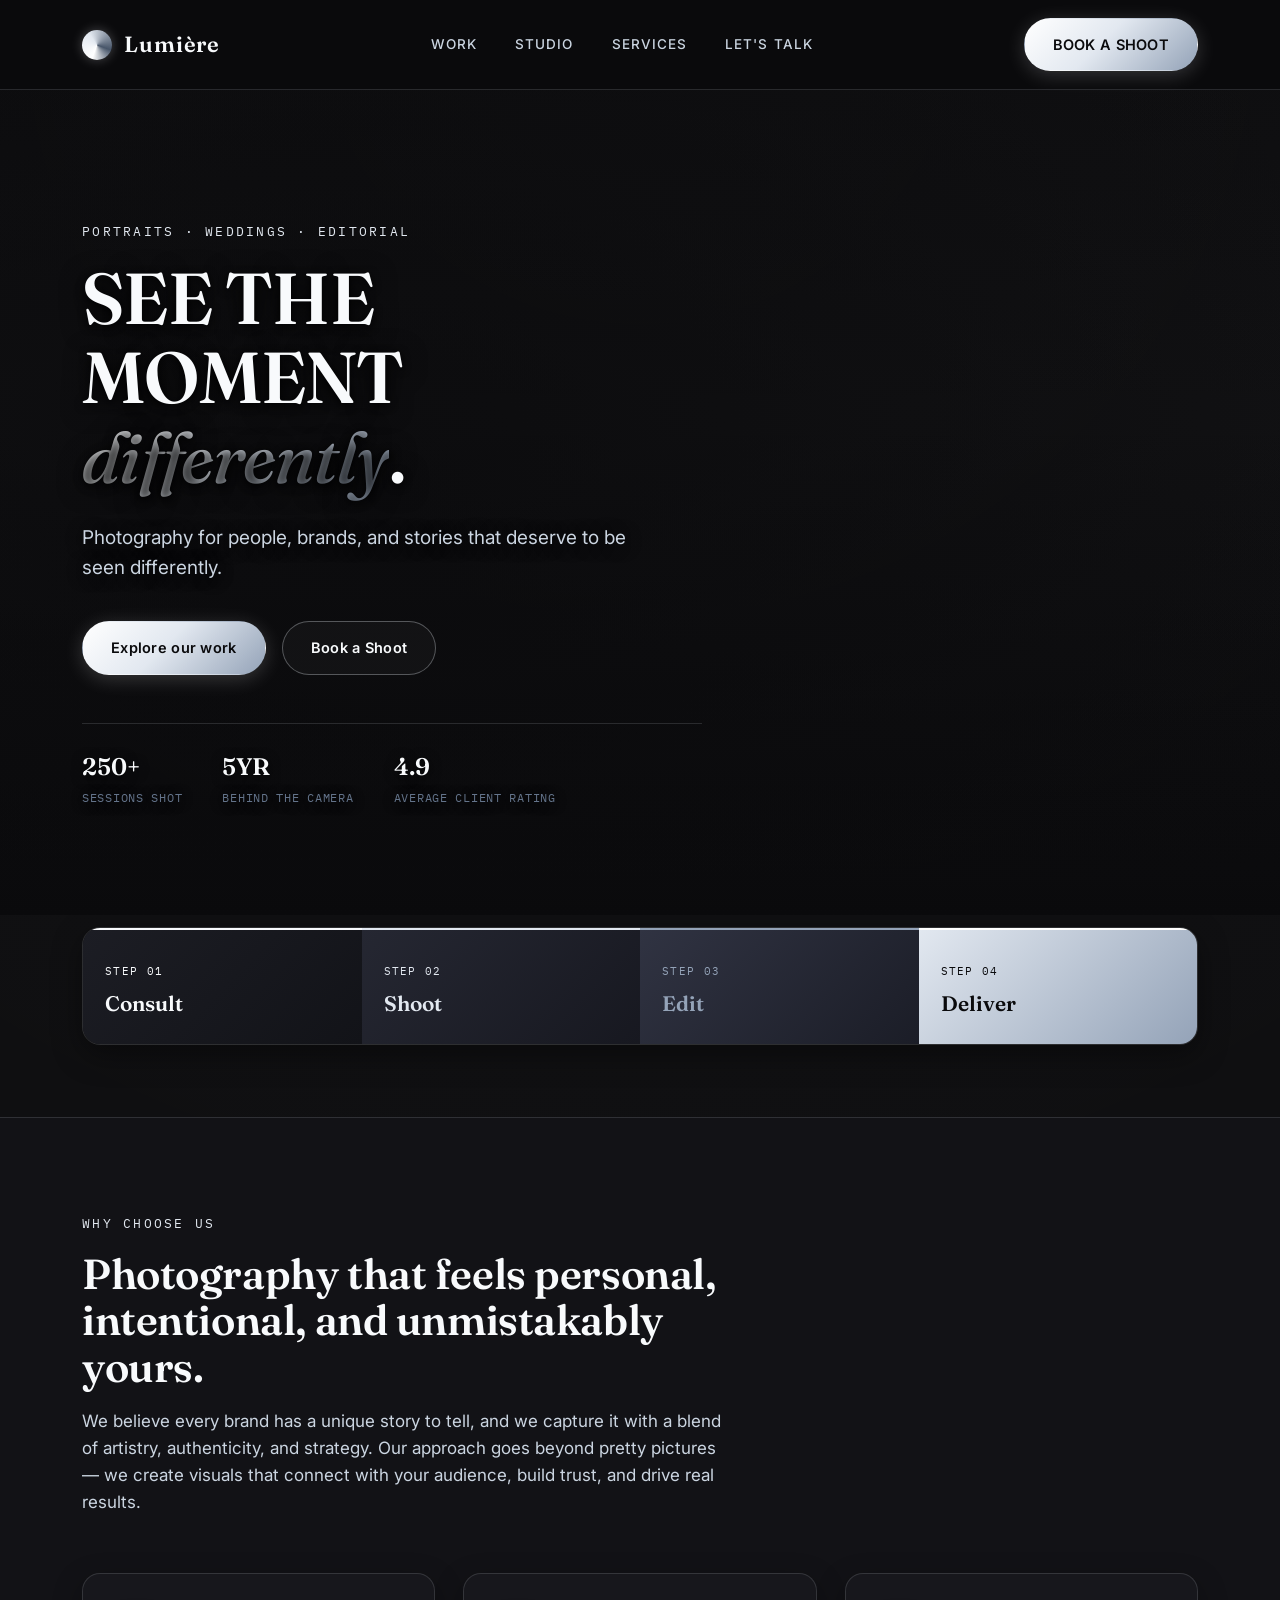
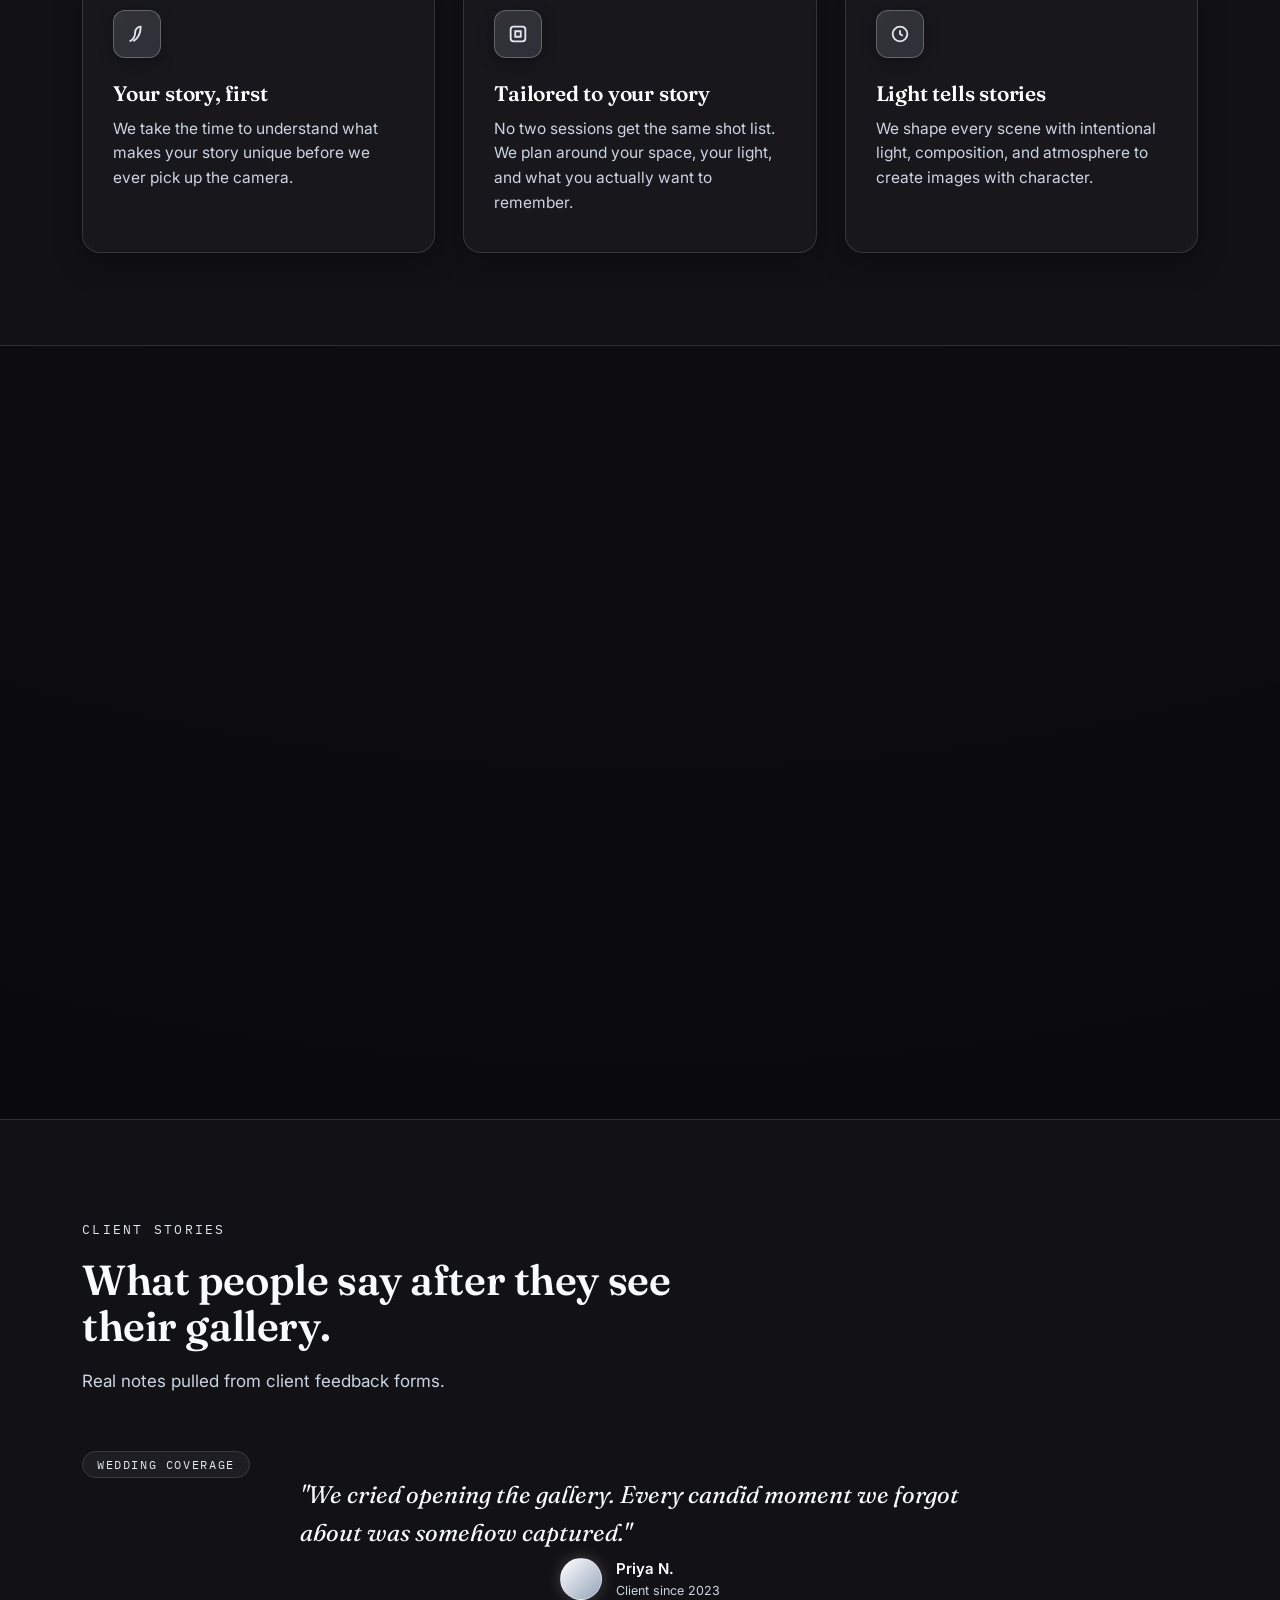
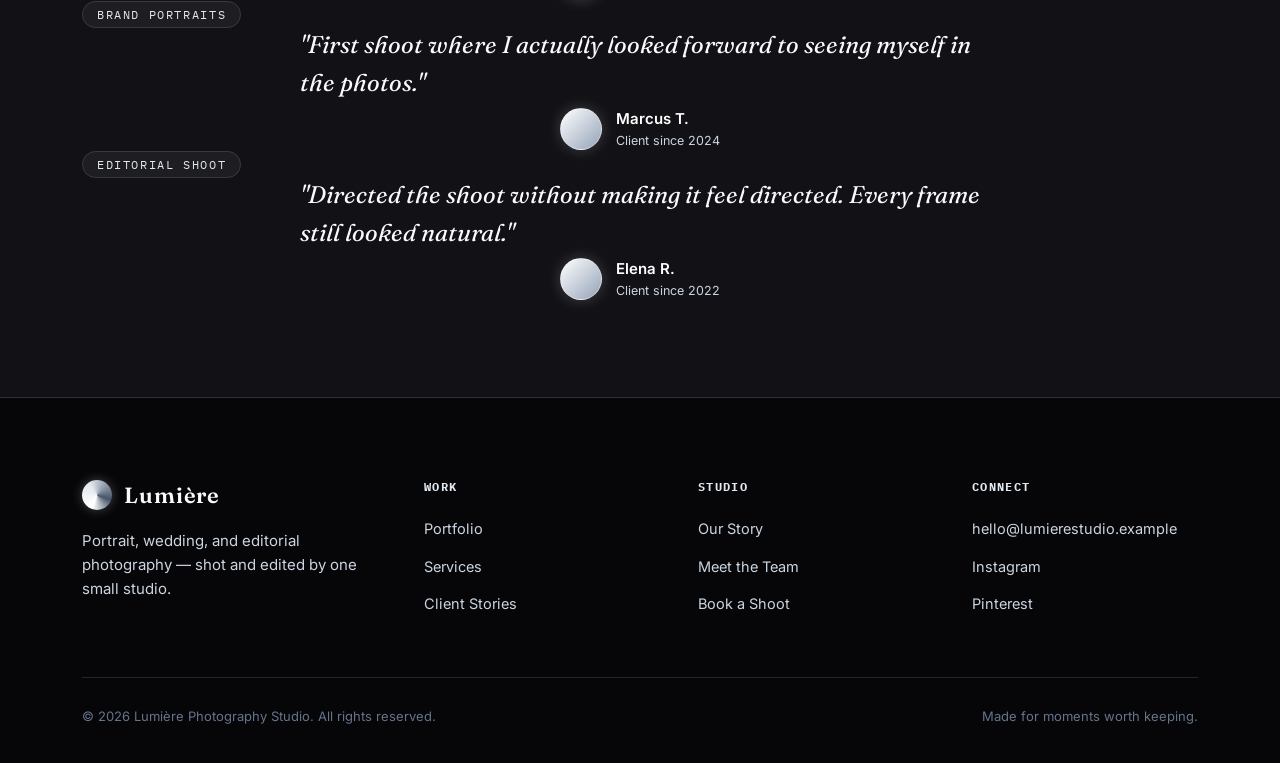
<file: index.html>
<!DOCTYPE html>
<html lang="en">

<head>
  <meta charset="UTF-8">
  <meta name="viewport" content="width=device-width, initial-scale=1.0">
  <title>Lumière — Photography & Visual Stories</title>
  <link rel="preconnect" href="https://fonts.googleapis.com">
  <link
    href="https://fonts.googleapis.com/css2?family=Fraunces:ital,opsz,wght@0,9..144,400;0,9..144,600;1,9..144,500&family=Inter:wght@400;500;600&family=IBM+Plex+Mono:wght@500&display=swap"
    rel="stylesheet">
  <link rel="stylesheet" href="styles.css">
</head>

<body>
  <header class="nav">
    <div class="wrap">
      <a href="#top" class="brand">
        <span class="brand-mark" aria-hidden="true"></span>
        Lumière
      </a>
      <nav class="nav-links">
        <a href="#work">WORK</a>
        <a href="#about">STUDIO</a>
        <a href="#journal">SERVICES</a>
        <a href="#subscribe">LET'S TALK</a>
      </nav>
      <div class="nav-cta">
        <a href="#subscribe" class="btn btn-primary">BOOK A SHOOT</a>
      </div>
    </div>
  </header>

  <section class="hero" id="top">
    <div class="hero-bg-slideshow" aria-hidden="true">
      <img src="images/hero-01.jpg.jpg" alt="Lumière photography" class="hero-bg-slide">
      <img src="images/hero-02.jpg.jpg" alt="Lumière photography" class="hero-bg-slide">
      <img src="images/hero-03.jpg.jpg" alt="Lumière photography" class="hero-bg-slide">
      <img src="images/hero-04.jpg.jpg" alt="Lumière photography" class="hero-bg-slide">
      <img src="images/hero-05.jpg.jpg" alt="Lumière photography" class="hero-bg-slide">
      <img src="images/hero-06.jpg.jpg" alt="Lumière photography" class="hero-bg-slide">
      <div class="hero-bg-overlay"></div>
    </div>
    <div class="wrap">
      <div class="hero-copy">
        <span class="eyebrow">Portraits · Weddings · Editorial</span>
        <h1>SEE THE MOMENT <em>differently</em>.</h1>
        <p class="hero-sub">
          Photography for people, brands, and stories that deserve to be seen differently.
        </p>
        <div class="hero-actions">
          <a href="#work" class="btn btn-primary">Explore our work</a>
          <a href="#subscribe" class="btn btn-ghost">Book a Shoot</a>
        </div>
        <div class="hero-meta">
          <div><strong>250+</strong>sessions shot</div>
          <div><strong>5yr</strong>behind the camera</div>
          <div><strong>4.9</strong>average client rating</div>
        </div>
      </div>
    </div>
  </section>

  <!-- ============ SIGNATURE PROCESS BAR ============ -->
  <section class="steep-section">
    <div class="wrap">
      <div class="steep-bar">
        <div class="steep-cell">
          <span>Step 01</span>
          <strong>Consult</strong>
        </div>
        <div class="steep-cell">
          <span>Step 02</span>
          <strong>Shoot</strong>
        </div>
        <div class="steep-cell">
          <span>Step 03</span>
          <strong>Edit</strong>
        </div>
        <div class="steep-cell">
          <span>Step 04</span>
          <strong>Deliver</strong>
        </div>
      </div>
    </div>
  </section>

  <!-- ============ FEATURES ============ -->
  <section class="features" id="work">
    <div class="wrap">
      <div class="section-head">
        <span class="eyebrow">Why choose us</span>
        <h2>Photography that feels personal, intentional, and unmistakably yours.</h2>
        <p>We believe every brand has a unique story to tell, and we capture it with a blend of artistry, authenticity,
          and
          strategy. Our approach goes beyond pretty pictures — we create visuals that connect with your audience, build
          trust, and drive real results.</p>
      </div>
      <div class="feature-grid">
        <div class="feature-card">
          <div class="feature-icon">
            <svg viewBox="0 0 24 24" fill="none" stroke="var(--amber-2)" stroke-width="2">
              <path d="M4 20c4-2 6-6 6-10a6 6 0 0 1 6-6c0 6-2 12-8 16" />
            </svg>
          </div>
          <h3>Your story, first</h3>
          <p>We take the time to understand what makes your story unique before we ever pick up the camera.</p>
        </div>
        <div class="feature-card">
          <div class="feature-icon">
            <svg viewBox="0 0 24 24" fill="none" stroke="var(--amber-2)" stroke-width="2">
              <rect x="4" y="4" width="16" height="16" rx="3" />
              <path d="M9 9h6v6H9z" />
            </svg>
          </div>
          <h3>Tailored to your story</h3>
          <p>No two sessions get the same shot list. We plan around your space, your light, and what you actually want
            to remember.</p>
        </div>
        <div class="feature-card">
          <div class="feature-icon">
            <svg viewBox="0 0 24 24" fill="none" stroke="var(--amber-2)" stroke-width="2">
              <circle cx="12" cy="12" r="8" />
              <path d="M12 8v4l3 2" />
            </svg>
          </div>
          <h3>Light tells stories</h3>
          <p>We shape every scene with intentional light, composition, and atmosphere to create images with character.
          </p>
        </div>
      </div>
    </div>
  </section>

  <!-- ============ ABOUT ============ -->
  <section class="about" id="about">
    <div class="wrap">
      <div class="about-visual reveal reveal-left">
        <video class="about-video" autoplay muted loop playsinline preload="metadata"
          poster="studio-poster.jpg" aria-label="Behind the scenes at Lumière studio">
          <source src="studio-story.mp4" type="video/mp4">
        </video>
      </div>
      <div class="about-copy reveal reveal-right">
        <span class="eyebrow">Our studio story</span>
        <h2>Started with a borrowed camera in a college dorm room, not a business plan.</h2>
        <p>
          Lumière began when our founder started shooting friends' portraits between classes,
          just to learn how light actually behaved. What came out of those first sessions
          looked nothing like the stiff studio shots everyone was used to — so she kept going.
        </p>
        <p>
          Today we work with couples, brands, and individuals who want the same thing those
          first clients did: photos that feel like them, not like everyone else's gallery.
        </p>
        <div class="about-stats">
          <div>
            <strong>2019</strong>
            <span>Founded</span>
          </div>
          <div>
            <strong>250+</strong>
            <span>Sessions shot</span>
          </div>
          <div>
            <strong>1</strong>
            <span>Studio, one team</span>
          </div>
        </div>
      </div>
    </div>
  </section>

  <!-- ============ TESTIMONIALS ============ -->
  <section class="testimonials" id="journal">
    <div class="wrap">
      <div class="section-head">
        <span class="eyebrow">Client stories</span>
        <h2>What people say after they see their gallery.</h2>
        <p>Real notes pulled from client feedback forms.</p>
      </div>
      <div class="testi-grid">
        <div class="testi-card">
          <span class="testi-tea">Wedding Coverage</span>
          <p class="testi-quote">"We cried opening the gallery. Every candid moment we forgot about was somehow
            captured."</p>
          <div class="testi-person">
            <span class="testi-avatar" aria-hidden="true"></span>
            <div>
              <strong>Priya N.</strong>
              <span>Client since 2023</span>
            </div>
          </div>
        </div>
        <div class="testi-card">
          <span class="testi-tea">Brand Portraits</span>
          <p class="testi-quote">"First shoot where I actually looked forward to seeing myself in the photos."</p>
          <div class="testi-person">
            <span class="testi-avatar" aria-hidden="true"></span>
            <div>
              <strong>Marcus T.</strong>
              <span>Client since 2024</span>
            </div>
          </div>
        </div>
        <div class="testi-card">
          <span class="testi-tea">Editorial Shoot</span>
          <p class="testi-quote">"Directed the shoot without making it feel directed. Every frame still looked natural."
          </p>
          <div class="testi-person">
            <span class="testi-avatar" aria-hidden="true"></span>
            <div>
              <strong>Elena R.</strong>
              <span>Client since 2022</span>
            </div>
          </div>
        </div>
      </div>
    </div>
  </section>

  <!-- ============ FOOTER ============ -->
  <footer id="subscribe">
    <div class="wrap">
      <div class="footer-top">
        <div class="footer-brand">
          <a href="#top" class="brand">
            <span class="brand-mark" aria-hidden="true"></span>
            Lumière
          </a>
          <p>Portrait, wedding, and editorial photography — shot and edited by one small studio.</p>
        </div>
        <div class="footer-col">
          <h4>Work</h4>
          <ul>
            <li><a href="#work">Portfolio</a></li>
            <li><a href="#work">Services</a></li>
            <li><a href="#journal">Client Stories</a></li>
          </ul>
        </div>
        <div class="footer-col">
          <h4>Studio</h4>
          <ul>
            <li><a href="#about">Our Story</a></li>
            <li><a href="#about">Meet the Team</a></li>
            <li><a href="#subscribe">Book a Shoot</a></li>
          </ul>
        </div>
        <div class="footer-col">
          <h4>Connect</h4>
          <ul>
            <li><a href="mailto:hello@lumierestudio.example">hello@lumierestudio.example</a></li>
            <li><a href="#">Instagram</a></li>
            <li><a href="#">Pinterest</a></li>
          </ul>
        </div>
      </div>
      <div class="footer-bottom">
        <span>© 2026 Lumière Photography Studio. All rights reserved.</span>
        <span>Made for moments worth keeping.</span>
      </div>
    </div>
  </footer>

</body>

</html>
</file>
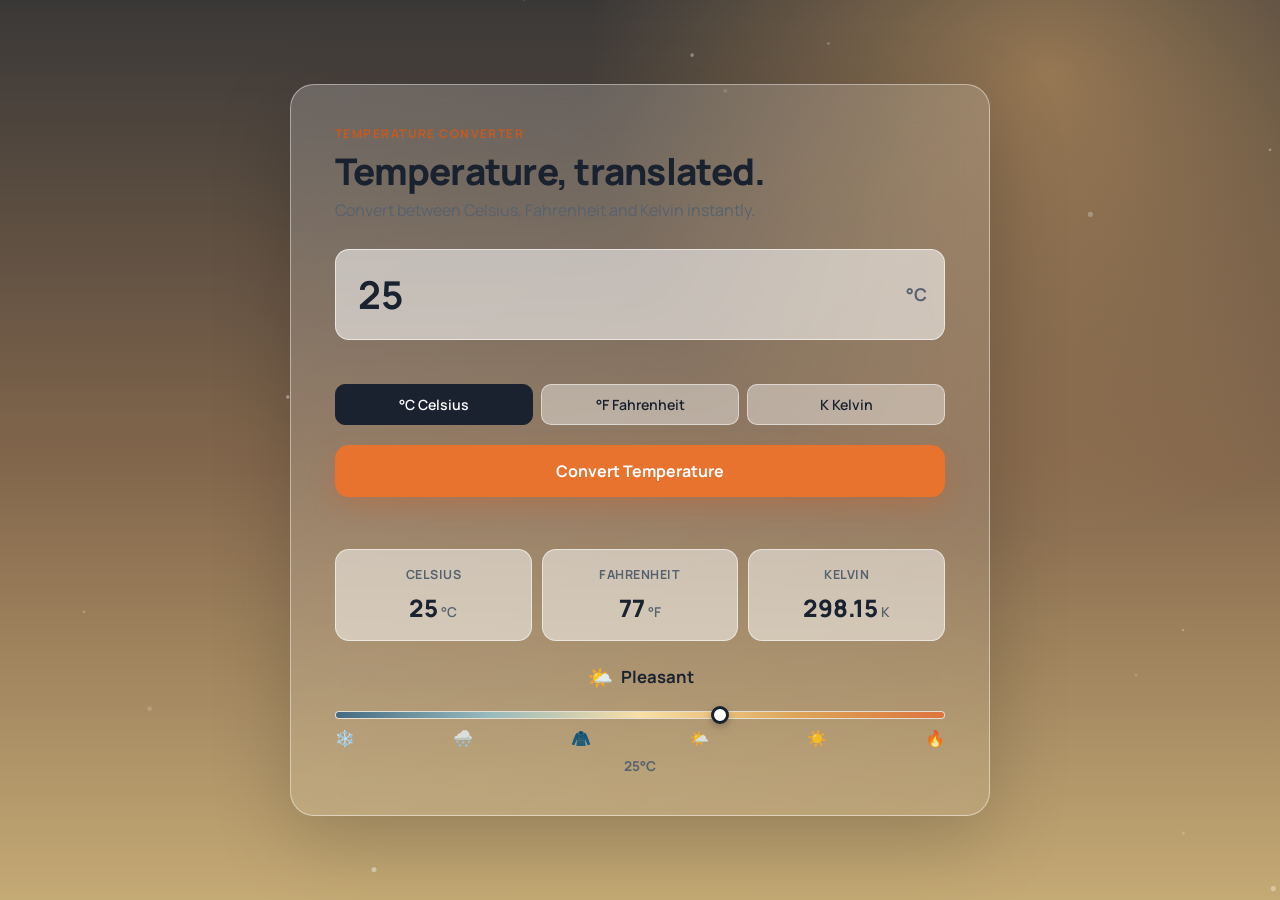
<file: task-2-temperature-converter/index.html>
<!DOCTYPE html>
<html lang="en">
<head>
  <meta charset="UTF-8" />
  <meta name="viewport" content="width=device-width, initial-scale=1.0" />
  <title>Temperature Converter — Atmospheric</title>
  <link rel="preconnect" href="https://fonts.googleapis.com" />
  <link rel="preconnect" href="https://fonts.gstatic.com" crossorigin />
  <link href="https://fonts.googleapis.com/css2?family=Manrope:wght@400;500;600;700;800&display=swap" rel="stylesheet" />
  <link rel="stylesheet" href="style.css" />
</head>
<body>
  <div class="atmosphere" aria-hidden="true"></div>
  <canvas id="particle-canvas" aria-hidden="true"></canvas>

  <main class="stage">
    <section class="glass-card" aria-labelledby="app-title">
      <p class="kicker">Temperature Converter</p>
      <h1 id="app-title">Temperature, translated.</h1>
      <p class="subtitle">Convert between Celsius, Fahrenheit and Kelvin instantly.</p>

      <form id="converter-form" novalidate>
        <div class="input-row">
          <label for="temperature-input" class="visually-hidden">Temperature value</label>
          <input
            id="temperature-input"
            name="temperature"
            type="text"
            inputmode="decimal"
            value="25"
            aria-describedby="validation-message"
            autocomplete="off"
          />
          <span class="input-unit-badge" id="active-unit-badge" aria-hidden="true">°C</span>
        </div>
        <p id="validation-message" class="validation-message" role="alert" aria-live="polite"></p>

        <div class="unit-selector" role="radiogroup" aria-label="Input unit">
          <button type="button" class="unit-option is-active" data-unit="celsius" role="radio" aria-checked="true">°C Celsius</button>
          <button type="button" class="unit-option" data-unit="fahrenheit" role="radio" aria-checked="false">°F Fahrenheit</button>
          <button type="button" class="unit-option" data-unit="kelvin" role="radio" aria-checked="false">K Kelvin</button>
        </div>

        <button type="submit" class="convert-btn">Convert Temperature</button>
      </form>

      <p id="status-message" class="status-message" aria-live="polite"></p>

      <div class="results" id="results">
        <article class="result-card" data-unit="celsius">
          <h2>Celsius</h2>
          <p><span id="result-celsius">--</span><span class="unit-suffix">°C</span></p>
        </article>
        <article class="result-card" data-unit="fahrenheit">
          <h2>Fahrenheit</h2>
          <p><span id="result-fahrenheit">--</span><span class="unit-suffix">°F</span></p>
        </article>
        <article class="result-card" data-unit="kelvin">
          <h2>Kelvin</h2>
          <p><span id="result-kelvin">--</span><span class="unit-suffix">K</span></p>
        </article>
      </div>

      <div class="temp-status" id="temp-status">
        <span class="temp-status-emoji" id="status-emoji">🌤️</span>
        <span class="temp-status-text" id="status-text">Pleasant</span>
      </div>

      <div class="temp-scale">
        <div class="scale-track">
          <div class="scale-bar"></div>
          <label class="visually-hidden" for="scale-range">Temperature scale</label>
          <input id="scale-range" class="scale-range" type="range" min="-10" max="45" step="0.1" value="25" />
        </div>
        <div class="scale-icons">
          <span>❄️</span>
          <span>🌨️</span>
          <span>🧥</span>
          <span>🌤️</span>
          <span>☀️</span>
          <span>🔥</span>
        </div>
        <p class="scale-value" id="scale-value">25°C</p>
      </div>
    </section>
  </main>

  <script src="script.js"></script>
</body>
</html>
</file>
<file: styles.css>
/* ============ TOKENS & LUXURY DESIGN SYSTEM (PLATINUM & TITANIUM NOIR) ============ */
:root {
  /* Rich Obsidian & Slate Palette */
  --bg: #0A0A0C;
  --bg-alt: #121216;
  --card: #17171C;
  --card-hover: #1E1E26;

  /* Text Hierarchy */
  --ink: #F8FAFC;
  --ink-soft: #CBD5E1;
  --ink-faint: #64748B;

  /* Metallic Platinum Hairline Borders */
  --line: rgba(226, 232, 240, 0.14);
  --line-strong: rgba(226, 232, 240, 0.32);

  /* Platinum Silver & Titanium Spectrum */
  --amber-1: #F8FAFC;
  /* Pure Platinum White */
  --amber-2: #E2E8F0;
  /* Polished Metallic Silver */
  --amber-3: #94A3B8;
  /* Brushed Titanium Gray */
  --amber-4: #475569;
  /* Deep Gunmetal Steel */

  --silver-glow: rgba(248, 250, 252, 0.22);
  --silver-gradient: linear-gradient(135deg, #FFFFFF 0%, #E2E8F0 45%, #94A3B8 100%);

  --white: #FFFFFF;

  --font-display: "Fraunces", serif;
  --font-body: "Inter", sans-serif;
  --font-mono: "IBM Plex Mono", monospace;

  --max-w: 1180px;
  --radius: 18px;
  --radius-sm: 10px;
}

/* ============ RESET & BASE ============ */
*,
*::before,
*::after {
  box-sizing: border-box;
  margin: 0;
  padding: 0;
}

html {
  scroll-behavior: smooth;
}

body {
  background: var(--bg);
  color: var(--ink);
  font-family: var(--font-body);
  font-size: 16px;
  line-height: 1.6;
  -webkit-font-smoothing: antialiased;
  background-image: radial-gradient(circle at 50% 0%, rgba(255, 255, 255, 0.04) 0%, transparent 70%);
}

img,
svg {
  display: block;
  max-width: 100%;
}

a {
  color: inherit;
  text-decoration: none;
}

ul {
  list-style: none;
}

button {
  font-family: inherit;
  cursor: pointer;
}

.wrap {
  max-width: var(--max-w);
  margin: 0 auto;
  padding: 0 32px;
}

.eyebrow {
  font-family: var(--font-mono);
  font-size: 12.5px;
  letter-spacing: 0.18em;
  text-transform: uppercase;
  color: var(--amber-2);
  display: inline-block;
  margin-bottom: 18px;
}

h1,
h2,
h3 {
  font-family: var(--font-display);
  font-weight: 600;
  line-height: 1.1;
  letter-spacing: -0.01em;
  color: var(--ink);
}

.btn {
  display: inline-flex;
  align-items: center;
  justify-content: center;
  gap: 8px;
  padding: 14px 28px;
  border-radius: 999px;
  font-family: var(--font-body);
  font-weight: 600;
  font-size: 14.5px;
  letter-spacing: 0.02em;
  border: 1px solid transparent;
  transition: all 0.25s cubic-bezier(0.16, 1, 0.3, 1);
  white-space: nowrap;
}

.btn:focus-visible {
  outline: 2px solid var(--amber-2);
  outline-offset: 3px;
}

.btn-primary {
  background: var(--silver-gradient);
  color: #0A0A0C;
  box-shadow: 0 4px 20px rgba(255, 255, 255, 0.18);
}

.btn-primary:hover {
  background: linear-gradient(135deg, #FFFFFF 0%, #F1F5F9 50%, #E2E8F0 100%);
  box-shadow: 0 6px 28px rgba(255, 255, 255, 0.38);
  transform: translateY(-2px);
}

.btn-ghost {
  background: rgba(255, 255, 255, 0.03);
  color: var(--ink);
  border-color: var(--line-strong);
}

.btn-ghost:hover {
  background: rgba(255, 255, 255, 0.08);
  border-color: var(--amber-2);
  color: var(--white);
  box-shadow: 0 4px 20px rgba(255, 255, 255, 0.12);
  transform: translateY(-2px);
}

/* ============ NAV ============ */
.nav {
  position: sticky;
  top: 0;
  z-index: 100;
  background: rgba(10, 10, 12, 0.88);
  backdrop-filter: blur(16px);
  -webkit-backdrop-filter: blur(16px);
  border-bottom: 1px solid var(--line);
}

.nav .wrap {
  display: flex;
  align-items: center;
  justify-content: space-between;
  gap: 24px;
  padding-top: 18px;
  padding-bottom: 18px;
  flex-wrap: wrap;
}

.brand {
  display: flex;
  align-items: center;
  gap: 12px;
  font-family: var(--font-display);
  font-size: 22px;
  font-weight: 600;
  letter-spacing: 0.04em;
  color: var(--ink);
}

.brand-mark {
  width: 30px;
  height: 30px;
  border-radius: 50%;
  background: conic-gradient(from 200deg, #FFFFFF, #E2E8F0 35%, #475569 75%, #FFFFFF);
  box-shadow: 0 0 12px rgba(255, 255, 255, 0.25);
  flex-shrink: 0;
}

.nav-links {
  display: flex;
  align-items: center;
  gap: 34px;
  font-size: 13.5px;
  font-weight: 500;
  letter-spacing: 0.08em;
  color: var(--ink-soft);
  flex-wrap: wrap;
}

.nav-links a {
  transition: color 0.2s ease;
  padding: 4px 2px;
}

.nav-links a:hover {
  color: var(--white);
}

.nav-cta {
  display: flex;
  align-items: center;
  gap: 14px;
}

/* ============ HERO ============ */
.hero {
  position: relative;
  min-height: calc(100vh - 75px);
  display: flex;
  align-items: center;
  padding: 120px 0 100px;
  overflow: hidden;
}

.hero-bg-slideshow {
  position: absolute;
  inset: 0;
  width: 100%;
  height: 100%;
  z-index: 0;
  overflow: hidden;
}

.hero-bg-slide {
  position: absolute;
  inset: 0;
  width: 100%;
  height: 100%;
  object-fit: cover;
  opacity: 0;
  transform: scale(1.06);
  animation: heroBgFade 36s infinite cubic-bezier(0.4, 0, 0.2, 1);
}

.hero-bg-slide:nth-child(1) {
  animation-delay: 0s;
}

.hero-bg-slide:nth-child(2) {
  animation-delay: 6s;
}

.hero-bg-slide:nth-child(3) {
  animation-delay: 12s;
}

.hero-bg-slide:nth-child(4) {
  animation-delay: 18s;
}

.hero-bg-slide:nth-child(5) {
  animation-delay: 24s;
}

.hero-bg-slide:nth-child(6) {
  animation-delay: 30s;
}

@keyframes heroBgFade {
  0% {
    opacity: 0;
    transform: scale(1.06);
  }

  4% {
    opacity: 1;
  }

  14% {
    opacity: 1;
    transform: scale(1);
  }

  18% {
    opacity: 0;
    transform: scale(1);
  }

  100% {
    opacity: 0;
  }
}

.hero-bg-overlay {
  position: absolute;
  inset: 0;
  background:
    radial-gradient(circle at 30% 50%, rgba(10, 10, 12, 0.72) 0%, rgba(10, 10, 12, 0.35) 60%, transparent 100%),
    linear-gradient(180deg, rgba(10, 10, 12, 0.35) 0%, transparent 40%, rgba(10, 10, 12, 0.85) 95%, #0A0A0C 100%);
  z-index: 1;
}

.hero .wrap {
  position: relative;
  z-index: 2;
  width: 100%;
  display: block;
}

.hero-copy {
  max-width: 720px;
}

.hero h1 {
  font-size: clamp(42px, 5.8vw, 72px);
  max-width: 13ch;
  text-shadow: 0 4px 25px rgba(0, 0, 0, 0.9), 0 2px 8px rgba(0, 0, 0, 0.8);
}

.hero h1 em {
  font-style: italic;
  background: var(--silver-gradient);
  -webkit-background-clip: text;
  -webkit-text-fill-color: transparent;
  font-weight: 500;
}

.hero-sub {
  margin-top: 26px;
  font-size: 19px;
  color: var(--ink-soft);
  max-width: 48ch;
  text-shadow: 0 2px 16px rgba(0, 0, 0, 0.95);
}

.hero-actions {
  margin-top: 38px;
  display: flex;
  gap: 16px;
  flex-wrap: wrap;
}

.hero-meta {
  margin-top: 48px;
  display: flex;
  gap: 40px;
  flex-wrap: wrap;
  border-top: 1px solid var(--line);
  padding-top: 24px;
  max-width: 620px;
  text-shadow: 0 2px 12px rgba(0, 0, 0, 0.9);
}

.hero-meta div {
  font-family: var(--font-mono);
  font-size: 12px;
  color: var(--ink-faint);
  letter-spacing: 0.06em;
  text-transform: uppercase;
}

.hero-meta strong {
  display: block;
  font-family: var(--font-display);
  font-size: 24px;
  color: var(--amber-1);
  font-weight: 600;
  letter-spacing: 0;
  margin-bottom: 2px;
}

/* ============ SIGNATURE PROCESS BAR ============ */
.steep-section,
.process-section {
  padding: 12px 0 72px;
}

.steep-bar,
.process-bar {
  display: grid;
  grid-template-columns: repeat(4, 1fr);
  border-radius: var(--radius);
  overflow: hidden;
  border: 1px solid var(--line);
  box-shadow: 0 10px 30px rgba(0, 0, 0, 0.4);
}

.steep-cell,
.process-cell {
  padding: 24px 22px;
  min-height: 116px;
  display: flex;
  flex-direction: column;
  justify-content: flex-end;
  transition: transform 0.25s ease, background 0.25s ease;
  position: relative;
}

.steep-cell span,
.process-cell span {
  font-family: var(--font-mono);
  font-size: 11px;
  letter-spacing: 0.12em;
  text-transform: uppercase;
}

.steep-cell strong,
.process-cell strong {
  display: block;
  font-family: var(--font-display);
  font-size: 21px;
  font-weight: 600;
  margin-top: 6px;
}

.steep-cell:nth-child(1),
.process-cell:nth-child(1) {
  background: linear-gradient(135deg, #1C1D24, #121318);
  border-top: 2px solid var(--amber-1);
  color: var(--amber-1);
}

.steep-cell:nth-child(2),
.process-cell:nth-child(2) {
  background: linear-gradient(135deg, #252732, #171820);
  border-top: 2px solid var(--amber-2);
  color: var(--amber-2);
}

.steep-cell:nth-child(3),
.process-cell:nth-child(3) {
  background: linear-gradient(135deg, #303342, #1B1D27);
  border-top: 2px solid var(--amber-3);
  color: var(--amber-3);
}

.steep-cell:nth-child(4),
.process-cell:nth-child(4) {
  background: linear-gradient(135deg, var(--amber-2), var(--amber-3));
  border-top: 2px solid var(--white);
  color: #0A0A0C;
}

/* ============ SECTION SHARED ============ */
section {
  padding: 92px 0;
}

.section-head {
  max-width: 640px;
  margin-bottom: 56px;
}

.section-head h2 {
  font-size: clamp(30px, 3.6vw, 42px);
}

.section-head p {
  margin-top: 18px;
  color: var(--ink-soft);
  font-size: 17px;
}

/* ============ FEATURES ============ */
.features {
  background: var(--bg-alt);
  border-top: 1px solid var(--line);
  border-bottom: 1px solid var(--line);
  position: relative;
}

.feature-grid {
  display: grid;
  grid-template-columns: repeat(3, 1fr);
  gap: 28px;
}

.feature-card {
  background: var(--card);
  border: 1px solid var(--line);
  border-radius: var(--radius);
  padding: 36px 30px;
  transition: all 0.3s cubic-bezier(0.16, 1, 0.3, 1);
  box-shadow: 0 10px 30px rgba(0, 0, 0, 0.3);
}

.feature-card:hover {
  background: var(--card-hover);
  border-color: rgba(255, 255, 255, 0.35);
  transform: translateY(-4px);
  box-shadow: 0 16px 40px rgba(0, 0, 0, 0.5), 0 0 20px rgba(255, 255, 255, 0.08);
}

.feature-icon {
  width: 48px;
  height: 48px;
  border-radius: 12px;
  background: linear-gradient(135deg, rgba(255, 255, 255, 0.12), rgba(148, 163, 184, 0.18));
  border: 1px solid rgba(226, 232, 240, 0.28);
  margin-bottom: 24px;
  display: flex;
  align-items: center;
  justify-content: center;
  box-shadow: 0 4px 15px rgba(0, 0, 0, 0.25);
}

.feature-icon svg {
  width: 22px;
  height: 22px;
}

.feature-card h3 {
  font-size: 21px;
  font-weight: 600;
  margin-bottom: 12px;
  color: var(--white);
}

.feature-card p {
  color: var(--ink-soft);
  font-size: 15.5px;
  line-height: 1.6;
}

/* ============ ABOUT ============ */
.about .wrap {
  display: grid;
  grid-template-columns: 0.9fr 1.1fr;
  gap: 68px;
  align-items: center;
}

.about-visual {
  aspect-ratio: 4/5;
  border-radius: var(--radius);
  background:
    radial-gradient(circle at 30% 20%, rgba(255, 255, 255, 0.2) 0%, transparent 45%),
    radial-gradient(circle at 75% 65%, rgba(148, 163, 184, 0.25) 0%, transparent 50%),
    linear-gradient(160deg, #1A1C24 0%, #0A0A0C 100%);
  border: 1px solid var(--line);
  position: relative;
  overflow: hidden;
  box-shadow: 0 20px 50px rgba(0, 0, 0, 0.6), 0 0 30px rgba(255, 255, 255, 0.06);
}

.about-visual::after {
  content: "";
  position: absolute;
  inset: 0;
  background-image:
    radial-gradient(circle, rgba(255, 255, 255, 0.2) 1.5px, transparent 1.5px);
  background-size: 28px 28px;
  opacity: 0.18;
  pointer-events: none;
  z-index: 2;
}

/* Studio story video */
.about-video {
  position: absolute;
  inset: 0;
  width: 100%;
  height: 100%;
  object-fit: cover;
  transition: transform 0.6s cubic-bezier(0.16, 1, 0.3, 1);
}

.about-visual:hover .about-video {
  transform: scale(1.06);
}

.about-copy .eyebrow {
  margin-bottom: 14px;
}

.about-copy h2 {
  font-size: clamp(30px, 3.5vw, 38px);
  margin-bottom: 22px;
}

.about-copy p {
  color: var(--ink-soft);
  font-size: 17px;
  margin-bottom: 18px;
  max-width: 52ch;
}

.about-stats {
  display: flex;
  gap: 44px;
  margin-top: 36px;
  flex-wrap: wrap;
  border-top: 1px solid var(--line);
  padding-top: 24px;
}

.about-stats div strong {
  display: block;
  font-family: var(--font-display);
  font-size: 32px;
  font-weight: 600;
  color: var(--white);
}

.about-stats div span {
  font-family: var(--font-mono);
  font-size: 11.5px;
  text-transform: uppercase;
  letter-spacing: 0.08em;
  color: var(--ink-faint);
}

/* ============ SCROLL REVEAL (CSS-only, no JS) ============ */
/* Fallback for all browsers: fade/slide up shortly after page load / on scroll into normal flow */
.reveal {
  opacity: 0;
  animation: revealUp 0.9s cubic-bezier(0.16, 1, 0.3, 1) forwards;
  animation-timeline: view();
  animation-range: entry 0% cover 30%;
}

.reveal-left {
  animation-name: revealLeft;
}

.reveal-right {
  animation-name: revealRight;
}

@keyframes revealUp {
  from {
    opacity: 0;
    transform: translateY(32px);
  }

  to {
    opacity: 1;
    transform: translateY(0);
  }
}

@keyframes revealLeft {
  from {
    opacity: 0;
    transform: translateX(-40px);
  }

  to {
    opacity: 1;
    transform: translateX(0);
  }
}

@keyframes revealRight {
  from {
    opacity: 0;
    transform: translateX(40px);
  }

  to {
    opacity: 1;
    transform: translateX(0);
  }
}

/* Browsers without animation-timeline support (Firefox, Safari < 26 etc.):
   play the reveal once on load instead of on scroll, so content is never stuck invisible */
@supports not (animation-timeline: view()) {
  .reveal {
    animation-duration: 0.9s;
    animation-delay: 0.1s;
    animation-timeline: auto;
    animation-range: normal;
  }
}

@media (prefers-reduced-motion: reduce) {
  .reveal {
    animation: none;
    opacity: 1;
    transform: none;
  }

  .about-visual:hover .about-video {
    transform: none;
  }
}

/* ============ TESTIMONIALS (FRAMELESS LUXURY SLIDER) ============ */
.testimonials {
  background: var(--bg-alt);
  border-top: 1px solid var(--line);
  border-bottom: 1px solid var(--line);
  padding: 96px 0;
}

.section-head-center {
  text-align: center;
  margin-left: auto;
  margin-right: auto;
}

.stories-slider-wrapper {
  max-width: 1040px;
  margin: 0 auto;
  display: flex;
  align-items: center;
  justify-content: space-between;
  gap: 24px;
  position: relative;
}

.stories-side-controls {
  display: flex;
  align-items: center;
  gap: 16px;
  flex-shrink: 0;
}

.left-controls {
  display: flex;
  align-items: center;
  gap: 14px;
}

.right-controls {
  display: flex;
  align-items: center;
}

.stories-viewport {
  overflow: hidden;
  flex: 1;
  outline: none;
  background: transparent;
  border: none;
  box-shadow: none;
  padding: 10px 0;
}

.stories-track {
  display: flex;
  width: 100%;
  transition: transform 0.65s cubic-bezier(0.16, 1, 0.3, 1);
}

.story-slide {
  flex: 0 0 100%;
  min-width: 100%;
  opacity: 0.2;
  transform: scale(0.97);
  transition: opacity 0.65s ease, transform 0.65s ease;
}

.story-slide.active {
  opacity: 1;
  transform: scale(1);
}

.story-content {
  display: flex;
  flex-direction: column;
  align-items: center;
  text-align: center;
  gap: 22px;
  padding: 10px 16px;
}

.story-top-meta {
  display: flex;
  align-items: center;
  justify-content: center;
  gap: 14px;
  flex-wrap: wrap;
}

.testi-tea {
  font-family: var(--font-mono);
  font-size: 11.5px;
  text-transform: uppercase;
  letter-spacing: 0.14em;
  color: var(--amber-2);
  background: rgba(255, 255, 255, 0.05);
  padding: 5px 14px;
  border-radius: 999px;
  border: 1px solid rgba(255, 255, 255, 0.12);
}

.story-stars {
  color: #F59E0B;
  letter-spacing: 3px;
  font-size: 15px;
  text-shadow: 0 0 10px rgba(245, 158, 11, 0.4);
}

.testi-quote {
  font-family: var(--font-display);
  font-style: italic;
  font-size: clamp(18px, 2.2vw, 24px);
  line-height: 1.55;
  color: var(--ink);
  max-width: 680px;
  margin: 0 auto;
  letter-spacing: 0;
}

.testi-person {
  display: flex;
  align-items: center;
  justify-content: center;
  gap: 14px;
  margin-top: 6px;
}

.testi-avatar {
  width: 42px;
  height: 42px;
  border-radius: 50%;
  background: linear-gradient(135deg, #FFFFFF 0%, #94A3B8 100%);
  color: #0A0A0C;
  display: flex;
  align-items: center;
  justify-content: center;
  font-weight: 700;
  font-size: 13px;
  font-family: var(--font-mono);
  box-shadow: 0 0 15px rgba(255, 255, 255, 0.2);
  border: 1px solid rgba(255, 255, 255, 0.4);
  flex-shrink: 0;
}

.testi-person strong {
  display: block;
  font-size: 15px;
  font-weight: 600;
  color: var(--white);
  text-align: left;
}

.testi-person span {
  display: block;
  font-size: 12.5px;
  color: var(--ink-soft);
  text-align: left;
}

/* ============ SIDE ARROWS & DOTS ============ */
.slider-arrow {
  position: static;
  transform: none;
  width: 46px;
  height: 46px;
  border-radius: 50%;
  background: rgba(255, 255, 255, 0.04);
  border: 1px solid var(--line-strong);
  color: var(--amber-2);
  display: flex;
  align-items: center;
  justify-content: center;
  cursor: pointer;
  z-index: 10;
  transition: all 0.3s cubic-bezier(0.16, 1, 0.3, 1);
  box-shadow: 0 4px 15px rgba(0, 0, 0, 0.3);
}

.slider-arrow svg {
  width: 20px;
  height: 20px;
  transition: transform 0.25s ease;
}

.slider-arrow:hover {
  background: rgba(255, 255, 255, 0.12);
  border-color: var(--amber-1);
  color: var(--white);
  box-shadow: 0 0 20px rgba(255, 255, 255, 0.25);
  transform: translateY(-2px);
}

.slider-arrow.prev:hover svg {
  transform: translateX(-2px);
}

.slider-arrow.next:hover svg {
  transform: translateX(2px);
}

.slider-arrow:focus-visible {
  outline: 2px solid var(--amber-2);
  outline-offset: 4px;
}

.slider-dots {
  display: flex;
  align-items: center;
  justify-content: center;
  gap: 8px;
  margin-top: 0;
}

.slider-dot {
  width: 8px;
  height: 8px;
  border-radius: 999px;
  background: rgba(226, 232, 240, 0.22);
  border: 1px solid rgba(226, 232, 240, 0.15);
  padding: 0;
  cursor: pointer;
  transition: all 0.4s cubic-bezier(0.16, 1, 0.3, 1);
}

.slider-dot:hover {
  background: rgba(226, 232, 240, 0.55);
  transform: scale(1.2);
}

.slider-dot.active {
  width: 26px;
  background: var(--silver-gradient);
  box-shadow: 0 0 14px rgba(248, 250, 252, 0.6);
  border-color: transparent;
}

/* ============ FOOTER ============ */
footer {
  padding: 80px 0 36px;
  background: #060608;
}

.footer-top {
  display: grid;
  grid-template-columns: 1.3fr 1fr 1fr 1fr;
  gap: 48px;
  padding-bottom: 60px;
}

.footer-brand .brand {
  margin-bottom: 16px;
}

.footer-brand p {
  color: var(--ink-soft);
  font-size: 15px;
  max-width: 32ch;
  line-height: 1.6;
}

.footer-col h4 {
  font-family: var(--font-mono);
  font-size: 11.5px;
  text-transform: uppercase;
  letter-spacing: 0.12em;
  color: var(--amber-2);
  margin-bottom: 20px;
}

.footer-col ul {
  display: flex;
  flex-direction: column;
  gap: 12px;
}

.footer-col a {
  font-size: 14.5px;
  color: var(--ink-soft);
  transition: color 0.2s ease;
}

.footer-col a:hover {
  color: var(--white);
}

.footer-bottom {
  border-top: 1px solid var(--line);
  padding-top: 28px;
  display: flex;
  justify-content: space-between;
  align-items: center;
  flex-wrap: wrap;
  gap: 14px;
  font-size: 13px;
  color: var(--ink-faint);
}

/* ============ RESPONSIVE ============ */
@media (max-width: 900px) {
  .hero {
    min-height: auto;
    padding: 80px 0 70px;
  }

  .about .wrap {
    grid-template-columns: 1fr;
  }

  .about-visual {
    aspect-ratio: 16/9;
    order: -1;
  }

  .feature-grid {
    grid-template-columns: 1fr 1fr;
  }

  .testimonials {
    padding: 70px 0;
  }

  .stories-slider-wrapper {
    gap: 16px;
  }

  .footer-top {
    grid-template-columns: 1fr 1fr;
    row-gap: 40px;
  }
}

@media (max-width: 640px) {
  .wrap {
    padding: 0 20px;
  }

  .nav .wrap {
    justify-content: center;
    text-align: center;
  }

  .nav-links {
    order: 3;
    width: 100%;
    justify-content: center;
    gap: 20px;
    padding-top: 6px;
  }

  .hero {
    padding: 56px 0 48px;
  }

  .hero-actions {
    flex-direction: column;
    align-items: stretch;
  }

  .hero-actions .btn {
    width: 100%;
  }

  .hero-meta {
    gap: 24px;
  }

  .steep-bar,
  .process-bar {
    grid-template-columns: 1fr 1fr;
  }

  section {
    padding: 60px 0;
  }

  .feature-grid {
    grid-template-columns: 1fr;
  }

  .testimonials {
    padding: 50px 0;
  }

  .stories-slider-wrapper {
    flex-wrap: wrap;
    justify-content: center;
  }

  .stories-viewport {
    order: -1;
    width: 100%;
    flex: 0 0 100%;
  }

  .stories-side-controls {
    gap: 12px;
    margin-top: 16px;
  }

  .testi-quote {
    font-size: 18px;
    line-height: 1.45;
  }

  .slider-arrow {
    width: 40px;
    height: 40px;
  }

  .footer-top {
    grid-template-columns: 1fr;
    gap: 32px;
    padding-bottom: 40px;
  }

  .footer-bottom {
    flex-direction: column;
    align-items: flex-start;
  }
}
</file>
<file: task-2-temperature-converter/style.css>
/* ---------- Base & tokens ---------- */
:root {
  --sky-top: #1d4152;
  --sky-mid: #3f7286;
  --sky-bottom: #8db9c2;
  --glow: rgba(255, 229, 168, 0.28);
  --card-bg: rgba(255, 255, 255, 0.7);
  --card-border: rgba(255, 255, 255, 0.45);
  --ink: #1a2230;
  --muted: #57626f;
  --accent: #e8732f;
  --accent-dark: #c85a1e;
  --error: #c62b1f;
  --ok: #0f766e;
  --radius-lg: 24px;
  --radius-md: 14px;
}

* {
  box-sizing: border-box;
}

@media (prefers-reduced-motion: reduce) {
  *, *::before, *::after {
    animation-duration: 0.001ms !important;
    animation-iteration-count: 1 !important;
    transition-duration: 0.001ms !important;
  }
}

html, body {
  height: 100%;
  overflow-y: auto;
}

body {
  margin: 0;
  min-height: 100vh;
  font-family: "Manrope", "Segoe UI", sans-serif;
  color: var(--ink);
  overflow-x: hidden;
  overflow-y: auto;
}

.visually-hidden {
  position: absolute;
  width: 1px;
  height: 1px;
  overflow: hidden;
  clip: rect(0 0 0 0);
  white-space: nowrap;
}

/* ---------- Atmosphere (full-screen dynamic sky) ---------- */
.atmosphere {
  position: fixed;
  inset: 0;
  z-index: -2;
  background:
    radial-gradient(60vw 60vw at 82% 8%, var(--glow), transparent 60%),
    linear-gradient(180deg, var(--sky-top) 0%, var(--sky-mid) 52%, var(--sky-bottom) 100%);
  transition: background 1100ms ease;
}

#particle-canvas {
  position: fixed;
  inset: 0;
  z-index: -1;
  pointer-events: none;
  width: 100%;
  height: 100%;
}

/* ---------- Layout ---------- */
.stage {
  min-height: 100vh;
  display: grid;
  align-items: start;
  justify-items: center;
  padding: 32px 20px;
}

.glass-card {
  width: min(700px, 100%);
  background: linear-gradient(145deg, rgba(255, 255, 255, 0.2), rgba(255, 255, 255, 0.08));
  backdrop-filter: blur(20px);
  -webkit-backdrop-filter: blur(20px);
  border: 1px solid var(--card-border);
  border-radius: var(--radius-lg);
  box-shadow: 0 25px 80px rgba(0, 0, 0, 0.18);
  padding: 40px 44px;
  margin: auto 0;
}

/* ---------- Header ---------- */
.kicker {
  margin: 0;
  font-size: 0.75rem;
  font-weight: 700;
  letter-spacing: 0.12em;
  text-transform: uppercase;
  color: var(--accent-dark);
}

h1 {
  margin: 8px 0 6px;
  font-size: clamp(1.7rem, 3.4vw, 2.3rem);
  font-weight: 800;
  letter-spacing: -0.02em;
  line-height: 1.15;
}

.subtitle {
  margin: 0 0 28px;
  color: var(--muted);
  font-size: 1rem;
}

/* ---------- Input ---------- */
.input-row {
  position: relative;
  display: flex;
  align-items: center;
}

#temperature-input {
  width: 100%;
  font-family: inherit;
  font-size: clamp(1.8rem, 4vw, 2.4rem);
  font-weight: 700;
  color: var(--ink);
  background: rgba(255, 255, 255, 0.55);
  border: 1.5px solid rgba(255, 255, 255, 0.6);
  border-radius: var(--radius-md);
  padding: 18px 78px 18px 22px;
  transition: box-shadow 200ms ease, border-color 200ms ease, background 200ms ease;
}

#temperature-input:focus {
  outline: none;
  border-color: var(--accent);
  box-shadow: 0 0 0 4px rgba(232, 115, 47, 0.18);
  background: rgba(255, 255, 255, 0.75);
}

#temperature-input.invalid {
  border-color: var(--error);
  box-shadow: 0 0 0 4px rgba(198, 43, 31, 0.14);
}

.input-unit-badge {
  position: absolute;
  right: 18px;
  font-size: 1.1rem;
  font-weight: 700;
  color: var(--muted);
  pointer-events: none;
}

.validation-message {
  min-height: 1.3em;
  margin: 8px 2px 0;
  font-size: 0.9rem;
  font-weight: 600;
  color: var(--error);
}

/* ---------- Unit selector ---------- */
.unit-selector {
  display: grid;
  grid-template-columns: repeat(3, 1fr);
  gap: 8px;
  margin: 18px 0 20px;
}

.unit-option {
  font-family: inherit;
  font-size: 0.88rem;
  font-weight: 600;
  color: var(--ink);
  background: rgba(255, 255, 255, 0.4);
  border: 1.5px solid rgba(255, 255, 255, 0.5);
  border-radius: 10px;
  padding: 10px 8px;
  cursor: pointer;
  transition: background 180ms ease, border-color 180ms ease, transform 120ms ease;
}

.unit-option:hover {
  background: rgba(255, 255, 255, 0.6);
}

.unit-option:focus-visible {
  outline: 3px solid rgba(232, 115, 47, 0.35);
  outline-offset: 2px;
}

.unit-option.is-active {
  background: var(--ink);
  border-color: var(--ink);
  color: #fff;
}

/* ---------- Button ---------- */
.convert-btn {
  width: 100%;
  font-family: inherit;
  font-size: 1rem;
  font-weight: 700;
  color: #fff;
  background: var(--accent);
  border: none;
  border-radius: var(--radius-md);
  padding: 15px 20px;
  cursor: pointer;
  box-shadow: 0 10px 24px rgba(213, 89, 32, 0.28);
  transition: transform 150ms ease, box-shadow 150ms ease, background 150ms ease;
}

.convert-btn:hover {
  background: var(--accent-dark);
  transform: translateY(-1px);
  box-shadow: 0 14px 30px rgba(213, 89, 32, 0.34);
}

.convert-btn:active {
  transform: translateY(0);
  box-shadow: 0 6px 14px rgba(213, 89, 32, 0.26);
}

.convert-btn:focus-visible {
  outline: 3px solid rgba(232, 115, 47, 0.4);
  outline-offset: 2px;
}

.status-message {
  min-height: 1.2em;
  margin: 12px 2px 0;
  font-size: 0.9rem;
  font-weight: 600;
  color: var(--ok);
}

/* ---------- Results ---------- */
.results {
  margin-top: 22px;
  display: grid;
  grid-template-columns: repeat(3, minmax(0, 1fr));
  gap: 10px;
}

.result-card {
  background: rgba(255, 255, 255, 0.5);
  border: 1px solid rgba(255, 255, 255, 0.55);
  border-radius: var(--radius-md);
  padding: 16px 12px;
  text-align: center;
  transition: transform 200ms ease, box-shadow 200ms ease, background 200ms ease;
  opacity: 0;
  transform: translateY(10px) scale(0.98);
  animation: cardIn 420ms ease-out forwards;
}

.result-card:nth-child(2) { animation-delay: 60ms; }
.result-card:nth-child(3) { animation-delay: 120ms; }

.result-card:hover {
  background: rgba(255, 255, 255, 0.7);
  box-shadow: 0 10px 24px rgba(0, 0, 0, 0.1);
}

.result-card h2 {
  margin: 0;
  font-size: 0.78rem;
  font-weight: 700;
  letter-spacing: 0.04em;
  text-transform: uppercase;
  color: var(--muted);
}

.result-card p {
  margin: 8px 0 0;
  font-size: clamp(1.15rem, 2.6vw, 1.5rem);
  font-weight: 800;
}

.unit-suffix {
  font-size: 0.85rem;
  font-weight: 600;
  color: var(--muted);
  margin-left: 3px;
}

@keyframes cardIn {
  to {
    opacity: 1;
    transform: translateY(0) scale(1);
  }
}

/* ---------- Temperature status ---------- */
.temp-status {
  margin-top: 22px;
  display: flex;
  align-items: center;
  justify-content: center;
  gap: 8px;
  font-size: 1.05rem;
  font-weight: 700;
  transition: opacity 300ms ease;
}

.temp-status-emoji {
  font-size: 1.3rem;
}

/* ---------- Temperature scale ---------- */
.temp-scale {
  margin-top: 20px;
}

.scale-track {
  position: relative;
  height: 8px;
  border-radius: 999px;
  background: rgba(255, 255, 255, 0.35);
  border: 1px solid rgba(255, 255, 255, 0.5);
}

.scale-range {
  position: absolute;
  inset: 50% 0 auto;
  z-index: 2;
  width: 100%;
  height: 28px;
  margin: 0;
  transform: translateY(-50%);
  appearance: none;
  background: transparent;
  cursor: pointer;
}

.scale-range::-webkit-slider-runnable-track {
  height: 28px;
  background: transparent;
}

.scale-range::-moz-range-track {
  height: 28px;
  background: transparent;
}

.scale-range::-webkit-slider-thumb {
  width: 18px;
  height: 18px;
  margin-top: 5px;
  appearance: none;
  border: 3px solid var(--ink);
  border-radius: 50%;
  background: #fff;
  box-shadow: 0 3px 8px rgba(0, 0, 0, 0.25);
}

.scale-range::-moz-range-thumb {
  width: 12px;
  height: 12px;
  border: 3px solid var(--ink);
  border-radius: 50%;
  background: #fff;
  box-shadow: 0 3px 8px rgba(0, 0, 0, 0.25);
}

.scale-range:focus-visible {
  outline: 3px solid rgba(232, 115, 47, 0.4);
  outline-offset: 6px;
}

.scale-bar {
  position: absolute;
  inset: 0;
  border-radius: 999px;
  background: linear-gradient(90deg, #2a5c7d, #8db9c2, #ffe5a8, #e0a34f, #e0672c);
  opacity: 0.85;
}

.scale-icons {
  display: flex;
  justify-content: space-between;
  margin-top: 8px;
  font-size: 1rem;
  opacity: 0.85;
}

.scale-value {
  margin: 8px 0 0;
  text-align: center;
  font-size: 0.85rem;
  font-weight: 700;
  color: var(--muted);
}

/* ---------- Responsive ---------- */
@media (max-width: 640px) {
  .glass-card {
    padding: 28px 22px;
    border-radius: 18px;
  }

  .unit-selector {
    grid-template-columns: 1fr;
  }

  .results {
    grid-template-columns: 1fr;
  }

  #temperature-input {
    padding: 16px 70px 16px 18px;
    font-size: 1.6rem;
  }
}
</file>
